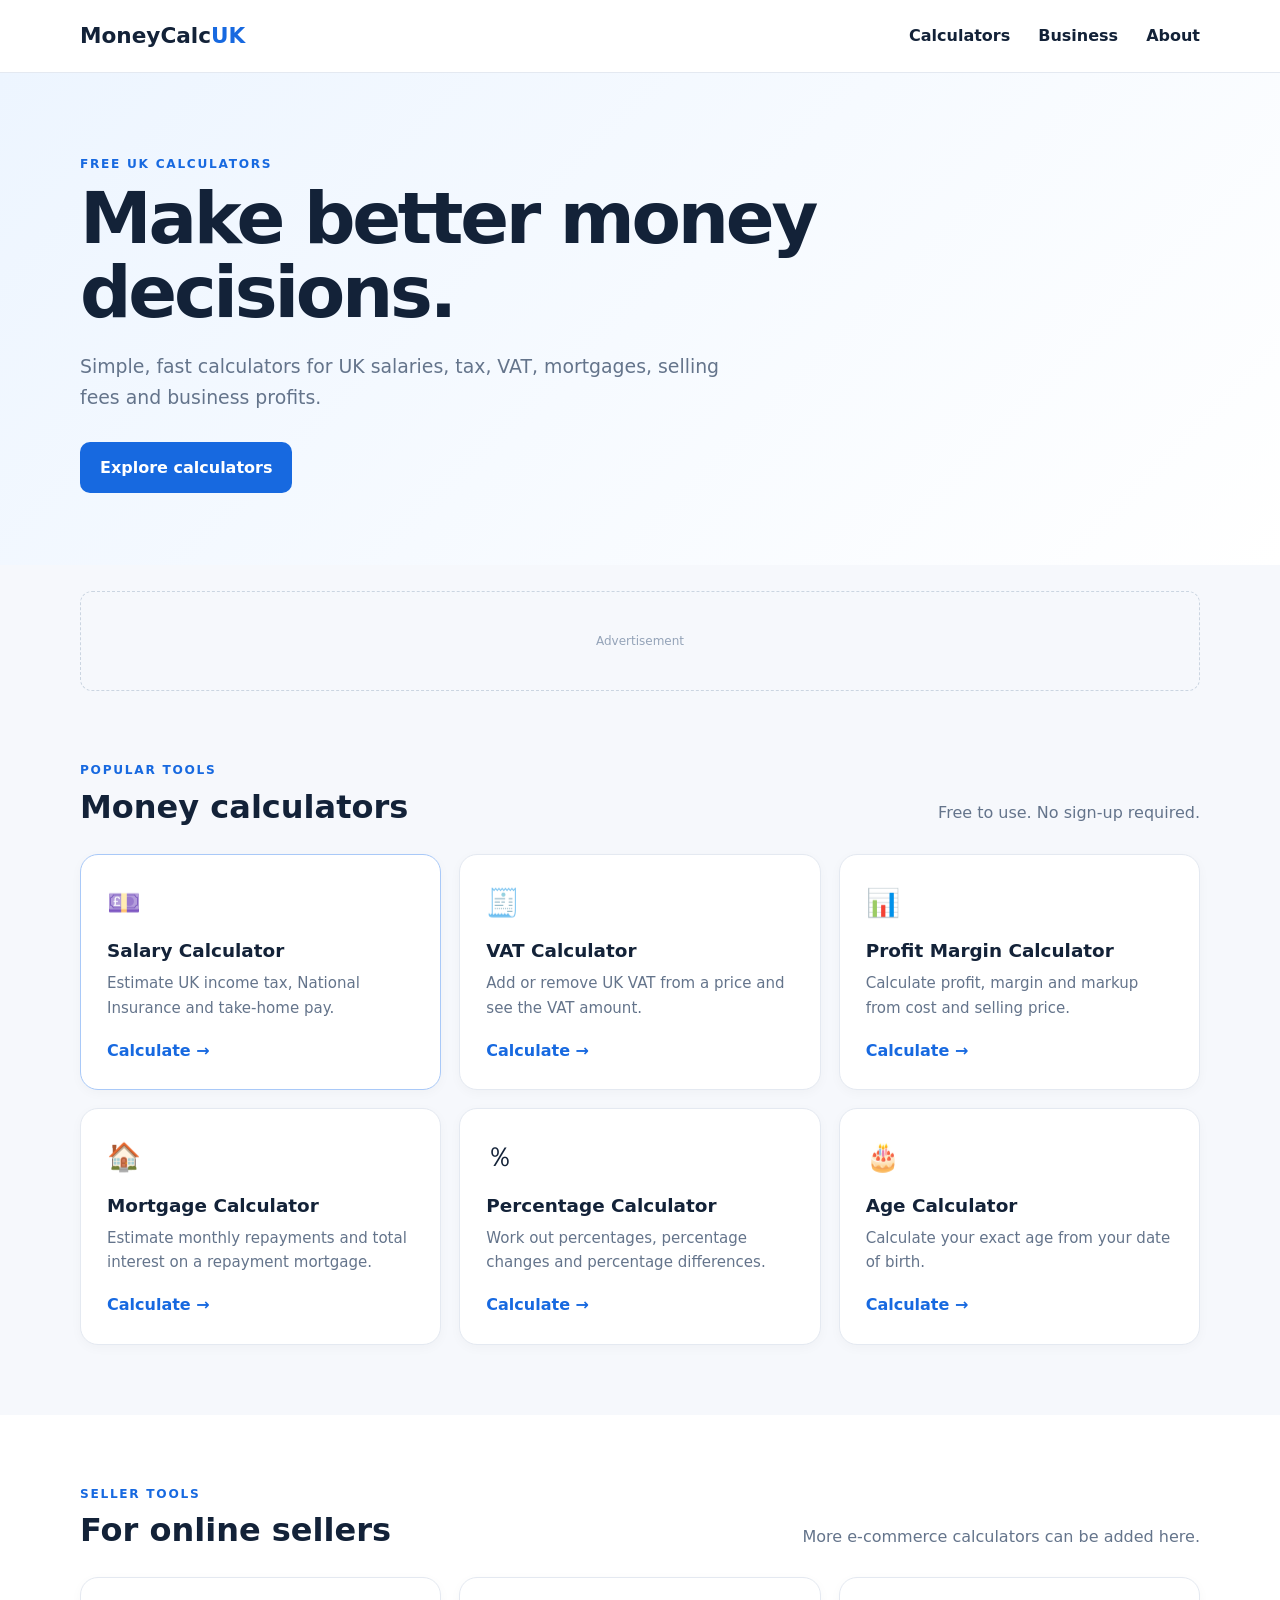
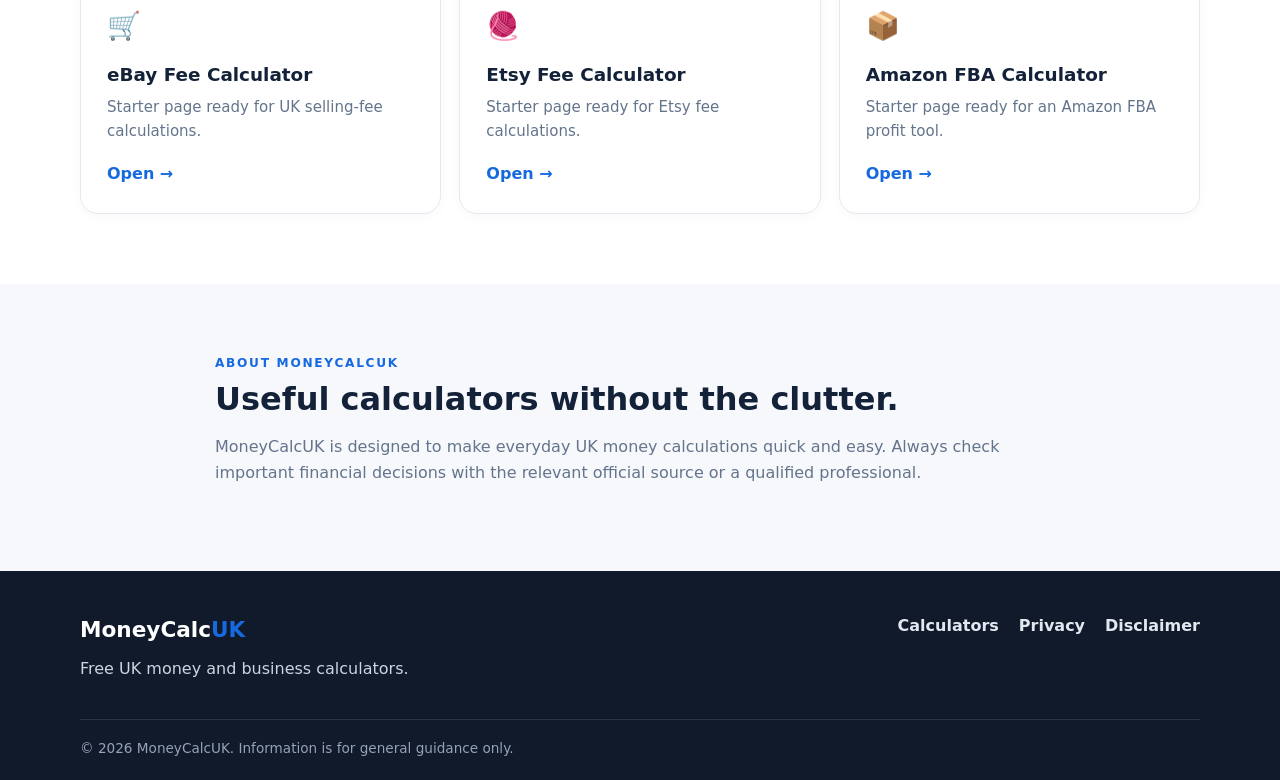
<file: index.html>
<!doctype html>
<html lang="en-GB">
<head>
  <meta charset="utf-8">
  <meta name="viewport" content="width=device-width, initial-scale=1">
  <title>MoneyCalcUK — Free UK Money Calculators</title>
  <meta name="description" content="Free UK calculators for salary, VAT, mortgage, tax, profit margin and online selling fees.">
  <link rel="stylesheet" href="styles.css">
  <script async src="https://pagead2.googlesyndication.com/pagead/js/adsbygoogle.js?client=ca-pub-2310374741315855"
     crossorigin="anonymous"></script>
</head>
<body>
<header class="site-header">
  <div class="container nav">
    <a class="logo" href="index.html">MoneyCalc<span>UK</span></a>
    <nav>
      <a href="#calculators">Calculators</a>
      <a href="#business">Business</a>
      <a href="#about">About</a>
    </nav>
  </div>
</header>

<main>
<section class="hero">
  <div class="container">
    <p class="eyebrow">FREE UK CALCULATORS</p>
    <h1>Make better money decisions.</h1>
    <p class="hero-copy">Simple, fast calculators for UK salaries, tax, VAT, mortgages, selling fees and business profits.</p>
    <a class="button" href="#calculators">Explore calculators</a>
  </div>
</section>

<section class="ad-slot container" aria-label="Advertisement">
  <span>Advertisement</span>
</section>

<section id="calculators" class="section container">
  <div class="section-heading">
    <div>
      <p class="eyebrow">POPULAR TOOLS</p>
      <h2>Money calculators</h2>
    </div>
    <p>Free to use. No sign-up required.</p>
  </div>

  <div class="calculator-grid">
    <a class="card featured" href="salary-calculator.html">
      <span class="icon">💷</span>
      <h3>Salary Calculator</h3>
      <p>Estimate UK income tax, National Insurance and take-home pay.</p>
      <span class="card-link">Calculate →</span>
    </a>
    <a class="card" href="vat-calculator.html">
      <span class="icon">🧾</span>
      <h3>VAT Calculator</h3>
      <p>Add or remove UK VAT from a price and see the VAT amount.</p>
      <span class="card-link">Calculate →</span>
    </a>
    <a class="card" href="profit-margin-calculator.html">
      <span class="icon">📊</span>
      <h3>Profit Margin Calculator</h3>
      <p>Calculate profit, margin and markup from cost and selling price.</p>
      <span class="card-link">Calculate →</span>
    </a>
    <a class="card" href="mortgage-calculator.html">
      <span class="icon">🏠</span>
      <h3>Mortgage Calculator</h3>
      <p>Estimate monthly repayments and total interest on a repayment mortgage.</p>
      <span class="card-link">Calculate →</span>
    </a>
    <a class="card" href="percentage-calculator.html">
      <span class="icon">％</span>
      <h3>Percentage Calculator</h3>
      <p>Work out percentages, percentage changes and percentage differences.</p>
      <span class="card-link">Calculate →</span>
    </a>
    <a class="card" href="age-calculator.html">
      <span class="icon">🎂</span>
      <h3>Age Calculator</h3>
      <p>Calculate your exact age from your date of birth.</p>
      <span class="card-link">Calculate →</span>
    </a>
  </div>
</section>

<section id="business" class="section alt">
  <div class="container">
    <div class="section-heading">
      <div>
        <p class="eyebrow">SELLER TOOLS</p>
        <h2>For online sellers</h2>
      </div>
      <p>More e-commerce calculators can be added here.</p>
    </div>
    <div class="calculator-grid compact">
      <a class="card" href="ebay-fee-calculator.html"><span class="icon">🛒</span><h3>eBay Fee Calculator</h3><p>Starter page ready for UK selling-fee calculations.</p><span class="card-link">Open →</span></a>
      <a class="card" href="etsy-fee-calculator.html"><span class="icon">🧶</span><h3>Etsy Fee Calculator</h3><p>Starter page ready for Etsy fee calculations.</p><span class="card-link">Open →</span></a>
      <a class="card" href="amazon-fba-calculator.html"><span class="icon">📦</span><h3>Amazon FBA Calculator</h3><p>Starter page ready for an Amazon FBA profit tool.</p><span class="card-link">Open →</span></a>
    </div>
  </div>
</section>

<section id="about" class="section container about">
  <p class="eyebrow">ABOUT MONEYCALCUK</p>
  <h2>Useful calculators without the clutter.</h2>
  <p>MoneyCalcUK is designed to make everyday UK money calculations quick and easy. Always check important financial decisions with the relevant official source or a qualified professional.</p>
</section>
</main>

<footer>
  <div class="container footer-grid">
    <div><a class="logo" href="index.html">MoneyCalc<span>UK</span></a><p>Free UK money and business calculators.</p></div>
    <div><a href="#calculators">Calculators</a><a href="privacy.html">Privacy</a><a href="disclaimer.html">Disclaimer</a></div>
  </div>
  <div class="container copyright">© 2026 MoneyCalcUK. Information is for general guidance only.</div>
</footer>
</body>
</html>
</file>
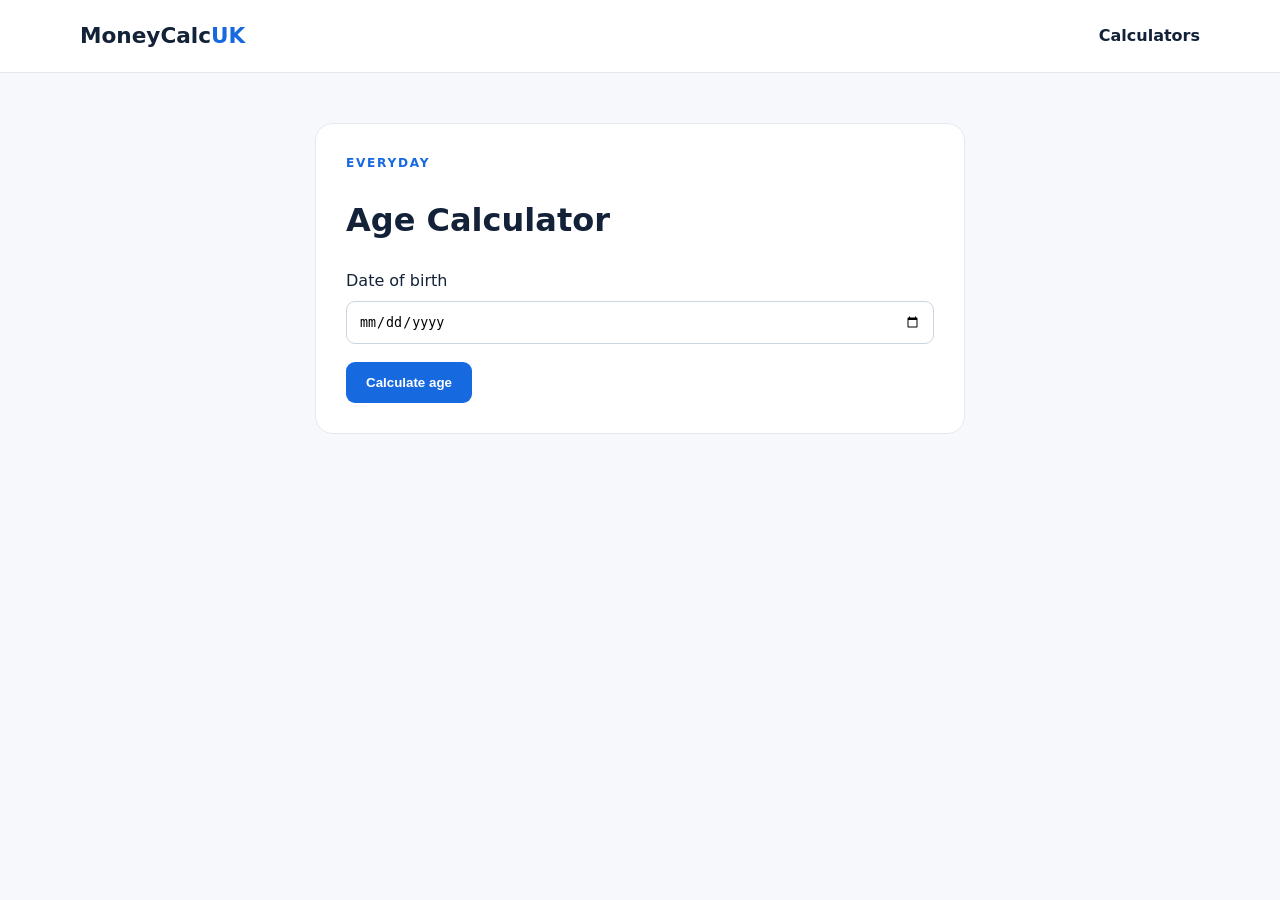
<file: age-calculator.html>
<!doctype html><html lang="en-GB"><head><script async src="https://pagead2.googlesyndication.com/pagead/js/adsbygoogle.js?client=ca-pub-2310374741315855"
     crossorigin="anonymous"></script><meta charset="utf-8"><meta name="viewport" content="width=device-width,initial-scale=1"><title>Age Calculator | MoneyCalcUK</title><meta name="description" content="Calculate your age in years, months and days."><link rel="stylesheet" href="styles.css"><style>.tool{max-width:650px;margin:50px auto;background:#fff;border:1px solid #e4e9f1;border-radius:18px;padding:30px}input{padding:12px;border:1px solid #cbd5e1;border-radius:9px;width:100%;margin:8px 0 18px}.calc{background:#1769e0;color:#fff;border:0;padding:13px 20px;border-radius:9px;font-weight:800}.result{display:none;background:#f1f7ff;padding:20px;border-radius:14px;margin-top:20px}.result.show{display:block}</style></head><body><header class="site-header"><div class="container nav"><a class="logo" href="index.html">MoneyCalc<span>UK</span></a><nav><a href="index.html#calculators">Calculators</a></nav></div></header><main class="container"><div class="tool"><p class="eyebrow">EVERYDAY</p><h1>Age Calculator</h1><label>Date of birth</label><input id="dob" type="date"><button class="calc" onclick="calcAge()">Calculate age</button><div id="result" class="result"></div></div></main><script>function calcAge(){const d=new Date(dob.value+'T00:00:00'),now=new Date();if(isNaN(d)){return}let y=now.getFullYear()-d.getFullYear(),m=now.getMonth()-d.getMonth(),day=now.getDate()-d.getDate();if(day<0){m--;day+=new Date(now.getFullYear(),now.getMonth(),0).getDate()}if(m<0){y--;m+=12}document.getElementById('result').innerHTML=`Age: <strong>${y} years, ${m} months and ${day} days</strong>`;document.getElementById('result').classList.add('show')}document.getElementById('dob').max=new Date().toISOString().split('T')[0]</script></body></html>
</file>
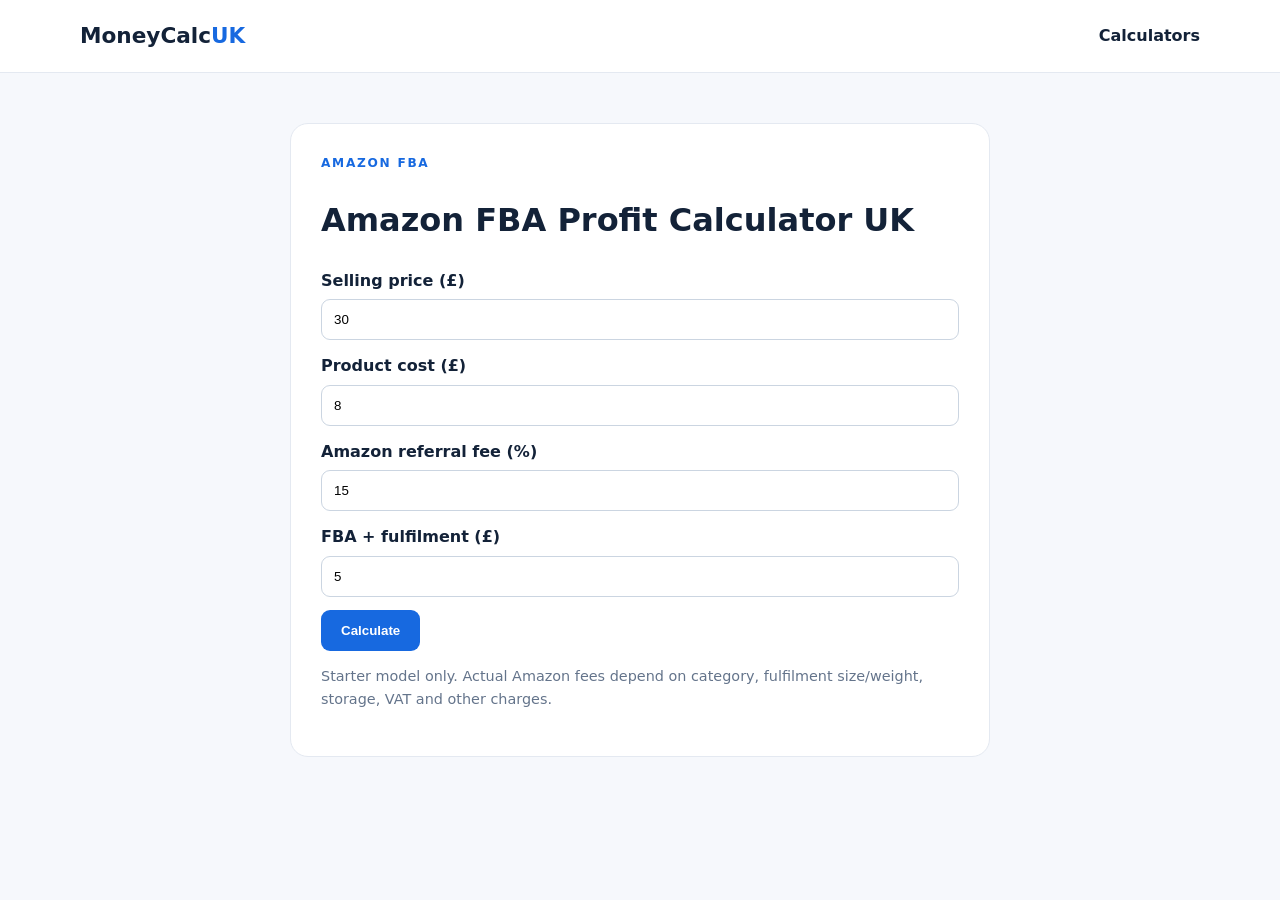
<file: amazon-fba-calculator.html>
<!doctype html><html lang="en-GB"><head><script async src="https://pagead2.googlesyndication.com/pagead/js/adsbygoogle.js?client=ca-pub-2310374741315855"
     crossorigin="anonymous"></script><meta charset="utf-8"><meta name="viewport" content="width=device-width,initial-scale=1"><title>Amazon FBA Calculator UK | MoneyCalcUK</title><meta name="description" content="Starter Amazon FBA profit calculator page for UK sellers."><link rel="stylesheet" href="styles.css"><style>.tool{max-width:700px;margin:50px auto;background:#fff;border:1px solid #e4e9f1;border-radius:18px;padding:30px}label{font-weight:700;display:block;margin:13px 0}input{width:100%;padding:12px;margin-top:6px;border:1px solid #cbd5e1;border-radius:9px}.calc{background:#1769e0;color:#fff;border:0;padding:13px 20px;border-radius:9px;font-weight:800}.result{display:none;background:#f1f7ff;padding:20px;border-radius:14px;margin-top:20px}.result.show{display:block}</style></head><body><header class="site-header"><div class="container nav"><a class="logo" href="index.html">MoneyCalc<span>UK</span></a><nav><a href="index.html#calculators">Calculators</a></nav></div></header><main class="container"><div class="tool"><p class="eyebrow">AMAZON FBA</p><h1>Amazon FBA Profit Calculator UK</h1><label>Selling price (£)<input id="sell" type="number" value="30" min="0"></label><label>Product cost (£)<input id="cost" type="number" value="8" min="0"></label><label>Amazon referral fee (%)<input id="ref" type="number" value="15" min="0" step=".1"></label><label>FBA + fulfilment (£)<input id="fba" type="number" value="5" min="0" step=".01"></label><button class="calc" onclick="calcFBA()">Calculate</button><div id="result" class="result"></div><p style="color:#64748b;font-size:.9rem">Starter model only. Actual Amazon fees depend on category, fulfilment size/weight, storage, VAT and other charges.</p></div></main><script>function calcFBA(){const s=+sell.value||0,c=+cost.value||0,r=+ref.value||0,f=+fba.value||0,rf=s*r/100,p=s-c-rf-f;document.getElementById('result').innerHTML=`Referral fee: <strong>£${rf.toFixed(2)}</strong><br>Estimated profit before other costs: <strong>£${p.toFixed(2)}</strong><br>Margin: <strong>${s?(p/s*100).toFixed(2):'0.00'}%</strong>`;document.getElementById('result').classList.add('show')}</script></body></html>
</file>
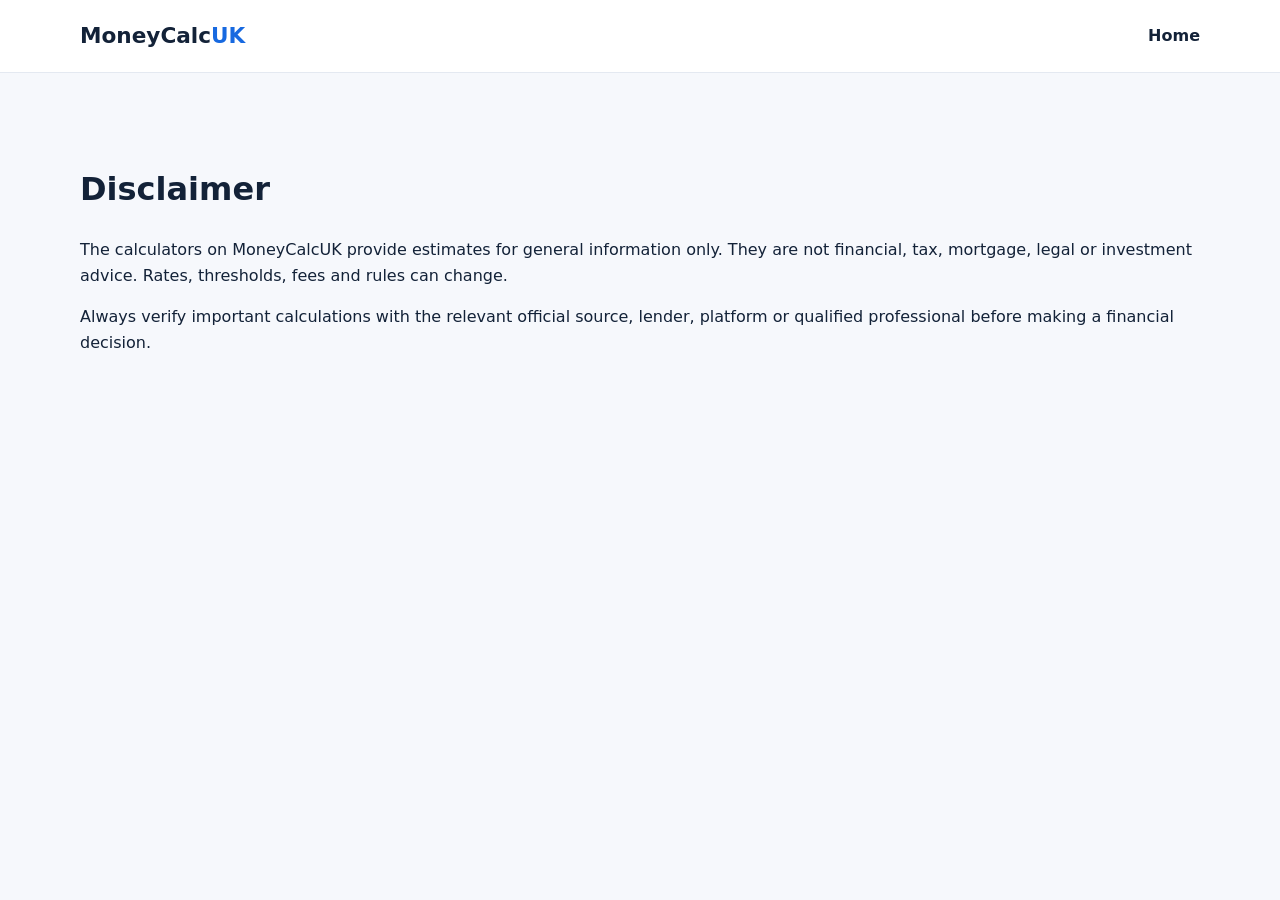
<file: disclaimer.html>
<!doctype html><html lang="en-GB"><head><script async src="https://pagead2.googlesyndication.com/pagead/js/adsbygoogle.js?client=ca-pub-2310374741315855"
     crossorigin="anonymous"></script><meta charset="utf-8"><meta name="viewport" content="width=device-width,initial-scale=1"><title>Disclaimer | MoneyCalcUK</title><link rel="stylesheet" href="styles.css"></head><body><header class="site-header"><div class="container nav"><a class="logo" href="index.html">MoneyCalc<span>UK</span></a><nav><a href="index.html">Home</a></nav></div></header><main class="container section"><h1>Disclaimer</h1><p>The calculators on MoneyCalcUK provide estimates for general information only. They are not financial, tax, mortgage, legal or investment advice. Rates, thresholds, fees and rules can change.</p><p>Always verify important calculations with the relevant official source, lender, platform or qualified professional before making a financial decision.</p></main></body></html>
</file>
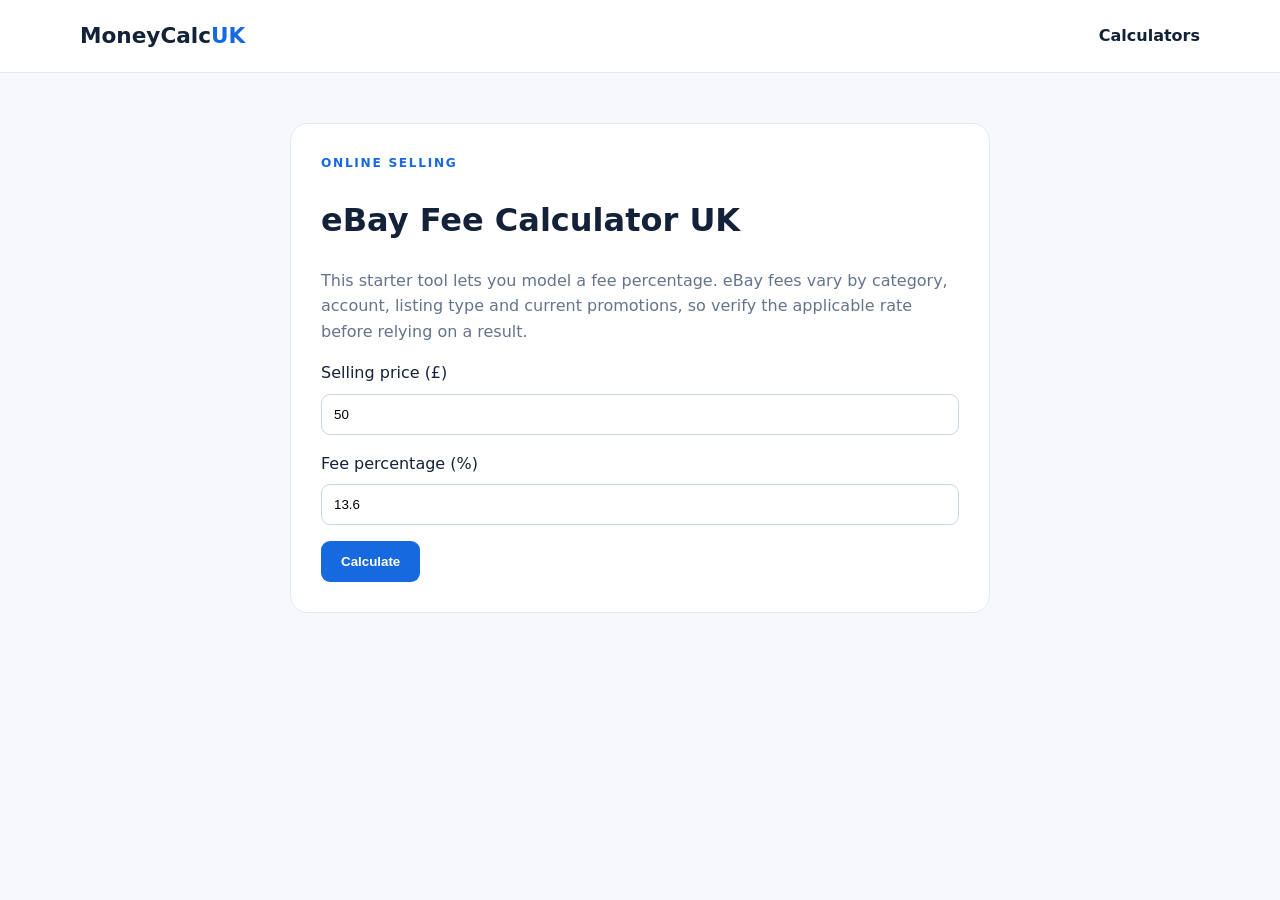
<file: ebay-fee-calculator.html>
<!doctype html><html lang="en-GB"><head><script async src="https://pagead2.googlesyndication.com/pagead/js/adsbygoogle.js?client=ca-pub-2310374741315855"
     crossorigin="anonymous"></script><meta charset="utf-8"><meta name="viewport" content="width=device-width,initial-scale=1"><title>eBay Fee Calculator UK | MoneyCalcUK</title><meta name="description" content="Starter eBay seller fee calculator page for UK sellers."><link rel="stylesheet" href="styles.css"><style>.tool{max-width:700px;margin:50px auto;background:#fff;border:1px solid #e4e9f1;border-radius:18px;padding:30px}input{width:100%;padding:12px;margin:8px 0 16px;border:1px solid #cbd5e1;border-radius:9px}.calc{background:#1769e0;color:#fff;border:0;padding:13px 20px;border-radius:9px;font-weight:800}.result{display:none;background:#f1f7ff;padding:20px;border-radius:14px;margin-top:20px}.result.show{display:block}</style></head><body><header class="site-header"><div class="container nav"><a class="logo" href="index.html">MoneyCalc<span>UK</span></a><nav><a href="index.html#calculators">Calculators</a></nav></div></header><main class="container"><div class="tool"><p class="eyebrow">ONLINE SELLING</p><h1>eBay Fee Calculator UK</h1><p style="color:#64748b">This starter tool lets you model a fee percentage. eBay fees vary by category, account, listing type and current promotions, so verify the applicable rate before relying on a result.</p><label>Selling price (£)<input id="price" type="number" value="50" min="0"></label><label>Fee percentage (%)<input id="fee" type="number" value="13.6" min="0" step=".1"></label><button class="calc" onclick="calcFee()">Calculate</button><div id="result" class="result"></div></div></main><script>function calcFee(){const p=Number(price.value)||0,f=Number(fee.value)||0,feeAmt=p*f/100;document.getElementById('result').innerHTML=`Estimated fee: <strong>£${feeAmt.toFixed(2)}</strong><br>Amount left before postage, VAT and other costs: <strong>£${(p-feeAmt).toFixed(2)}</strong>`;document.getElementById('result').classList.add('show')}</script></body></html>
</file>
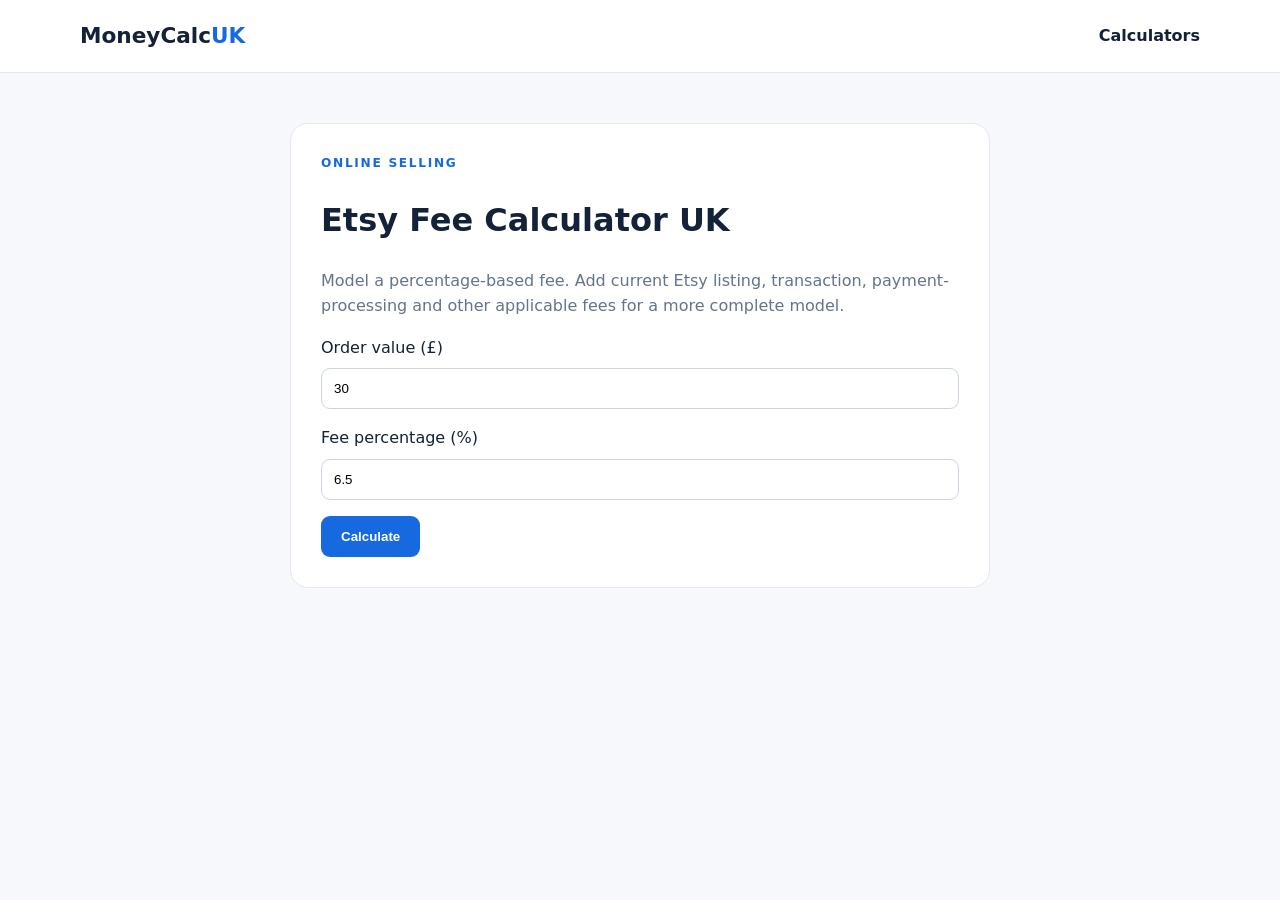
<file: etsy-fee-calculator.html>
<!doctype html><html lang="en-GB"><head><script async src="https://pagead2.googlesyndication.com/pagead/js/adsbygoogle.js?client=ca-pub-2310374741315855"
     crossorigin="anonymous"></script><meta charset="utf-8"><meta name="viewport" content="width=device-width,initial-scale=1"><title>Etsy Fee Calculator UK | MoneyCalcUK</title><meta name="description" content="Starter Etsy seller fee calculator page for UK sellers."><link rel="stylesheet" href="styles.css"><style>.tool{max-width:700px;margin:50px auto;background:#fff;border:1px solid #e4e9f1;border-radius:18px;padding:30px}input{width:100%;padding:12px;margin:8px 0 16px;border:1px solid #cbd5e1;border-radius:9px}.calc{background:#1769e0;color:#fff;border:0;padding:13px 20px;border-radius:9px;font-weight:800}.result{display:none;background:#f1f7ff;padding:20px;border-radius:14px;margin-top:20px}.result.show{display:block}</style></head><body><header class="site-header"><div class="container nav"><a class="logo" href="index.html">MoneyCalc<span>UK</span></a><nav><a href="index.html#calculators">Calculators</a></nav></div></header><main class="container"><div class="tool"><p class="eyebrow">ONLINE SELLING</p><h1>Etsy Fee Calculator UK</h1><p style="color:#64748b">Model a percentage-based fee. Add current Etsy listing, transaction, payment-processing and other applicable fees for a more complete model.</p><label>Order value (£)<input id="price" type="number" value="30" min="0"></label><label>Fee percentage (%)<input id="fee" type="number" value="6.5" min="0" step=".1"></label><button class="calc" onclick="calcFee()">Calculate</button><div id="result" class="result"></div></div></main><script>function calcFee(){const p=Number(price.value)||0,f=Number(fee.value)||0,x=p*f/100;document.getElementById('result').innerHTML=`Estimated fee: <strong>£${x.toFixed(2)}</strong><br>Amount left before other costs: <strong>£${(p-x).toFixed(2)}</strong>`;document.getElementById('result').classList.add('show')}</script></body></html>
</file>
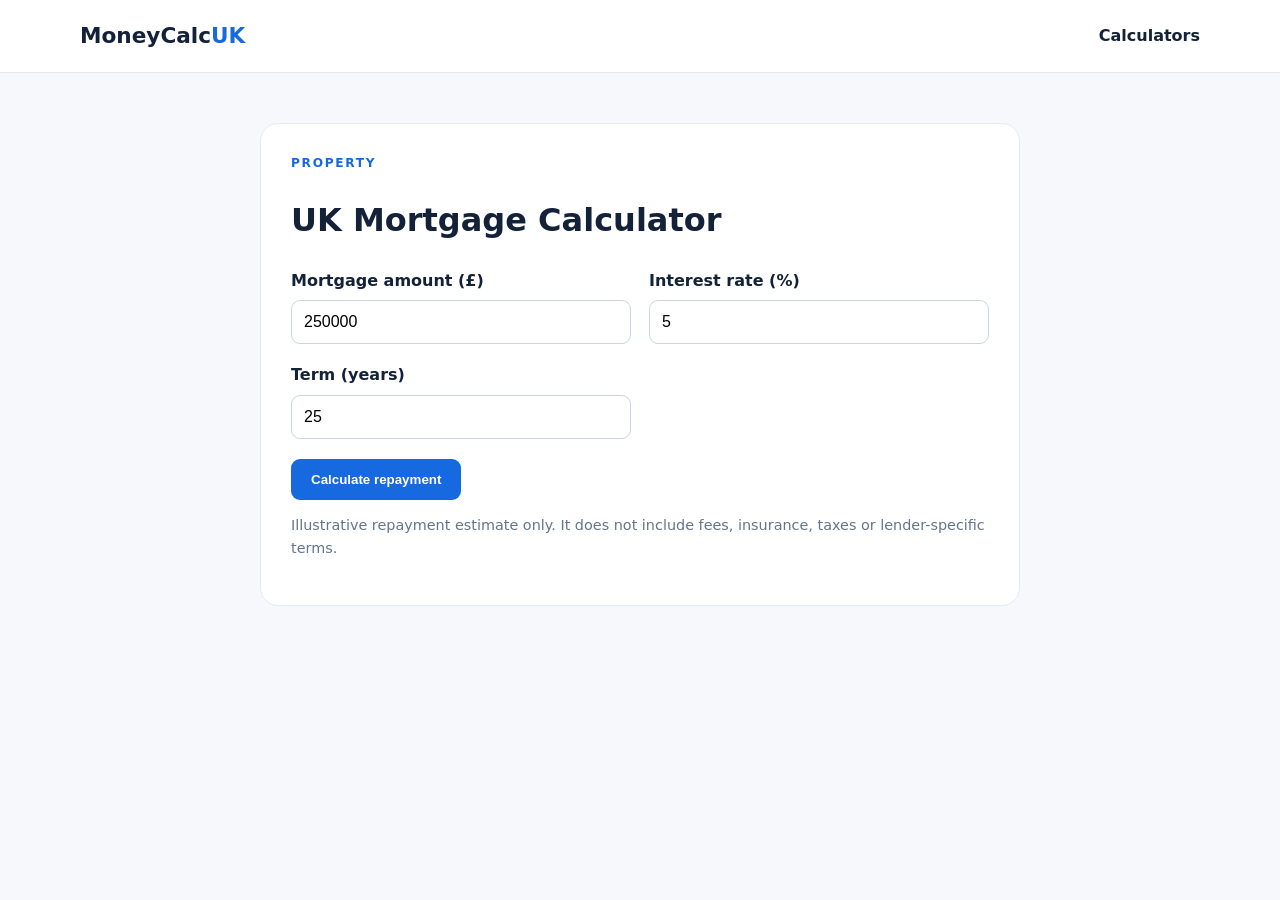
<file: mortgage-calculator.html>
<!doctype html><html lang="en-GB"><head><script async src="https://pagead2.googlesyndication.com/pagead/js/adsbygoogle.js?client=ca-pub-2310374741315855"
     crossorigin="anonymous"></script><meta charset="utf-8"><meta name="viewport" content="width=device-width,initial-scale=1"><title>UK Mortgage Calculator | MoneyCalcUK</title><meta name="description" content="Free UK mortgage repayment calculator. Estimate monthly payments and total interest."><link rel="stylesheet" href="styles.css"><style>.tool{max-width:760px;margin:50px auto;background:#fff;border:1px solid #e4e9f1;border-radius:18px;padding:30px}.form-grid{display:grid;grid-template-columns:1fr 1fr;gap:18px}label{font-weight:700}input{width:100%;padding:12px;margin-top:7px;border:1px solid #cbd5e1;border-radius:9px;font-size:1rem}.calc{margin-top:20px;background:#1769e0;color:white;border:0;padding:13px 20px;border-radius:9px;font-weight:800}.result{display:none;background:#f1f7ff;border-radius:14px;padding:20px;margin-top:20px}.result.show{display:block}@media(max-width:600px){.form-grid{grid-template-columns:1fr}}</style></head><body><header class="site-header"><div class="container nav"><a class="logo" href="index.html">MoneyCalc<span>UK</span></a><nav><a href="index.html#calculators">Calculators</a></nav></div></header><main class="container"><div class="tool"><p class="eyebrow">PROPERTY</p><h1>UK Mortgage Calculator</h1><div class="form-grid"><label>Mortgage amount (£)<input id="loan" type="number" value="250000" min="0"></label><label>Interest rate (%)<input id="rate" type="number" value="5" min="0" step=".01"></label><label>Term (years)<input id="years" type="number" value="25" min="1" max="50"></label></div><button class="calc" onclick="calcMortgage()">Calculate repayment</button><div id="result" class="result"></div><p style="color:#64748b;font-size:.9rem">Illustrative repayment estimate only. It does not include fees, insurance, taxes or lender-specific terms.</p></div></main><script src="calculator.js"></script><script>function calcMortgage(){const L=Math.max(0,Number(loan.value)||0),annual=Math.max(0,Number(rate.value)||0)/100,n=Math.max(1,Number(years.value)||1)*12,r=annual/12;let m=r?L*r*Math.pow(1+r,n)/(Math.pow(1+r,n)-1):L/n,total=m*n;setResult('result',`Monthly repayment: <strong>${money(m)}</strong><br>Total repayments: <strong>${money(total)}</strong><br>Total interest: <strong>${money(total-L)}</strong>`)}</script></body></html>
</file>
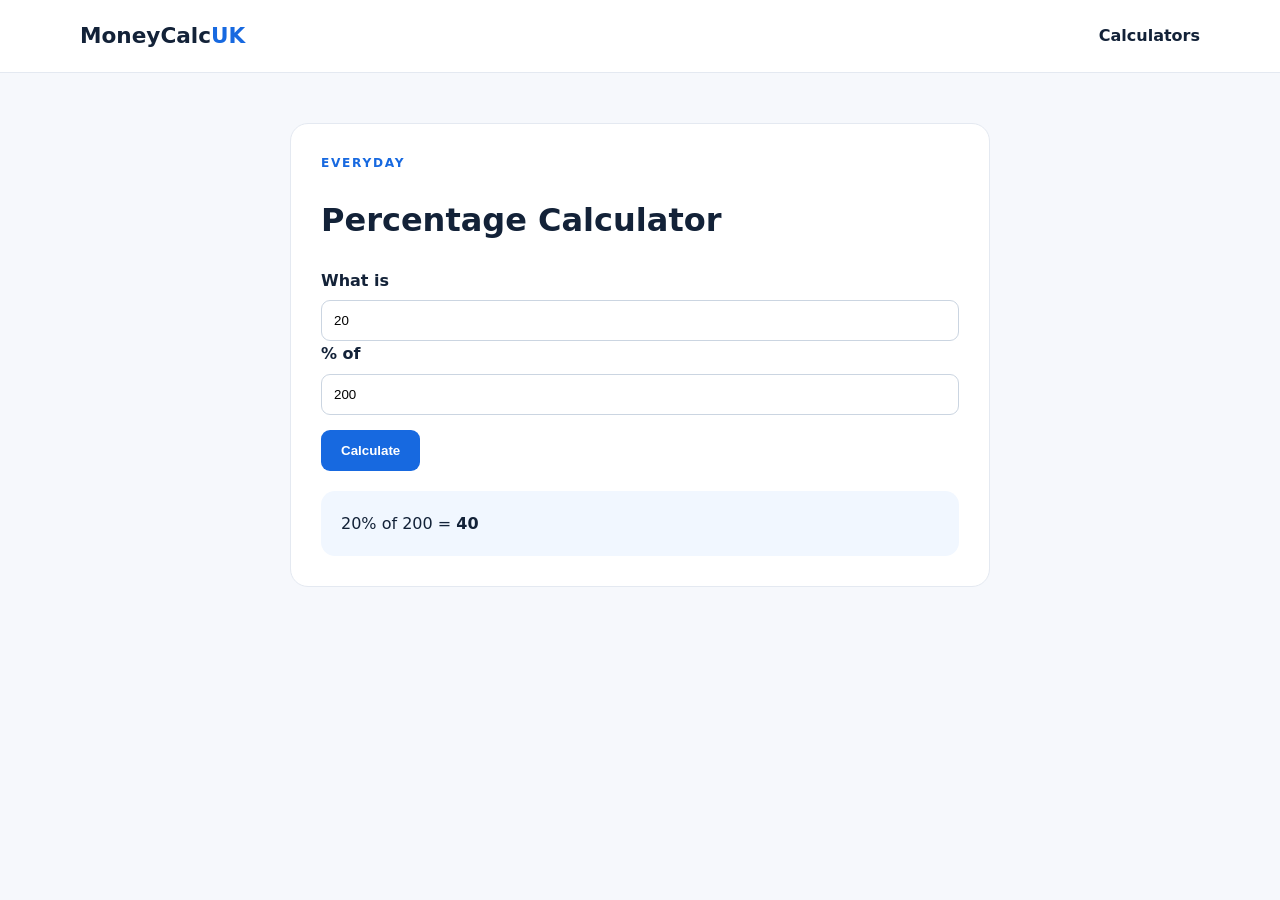
<file: percentage-calculator.html>
<!doctype html><html lang="en-GB"><head><script async src="https://pagead2.googlesyndication.com/pagead/js/adsbygoogle.js?client=ca-pub-2310374741315855"
     crossorigin="anonymous"></script><meta charset="utf-8"><meta name="viewport" content="width=device-width,initial-scale=1"><title>Percentage Calculator | MoneyCalcUK</title><meta name="description" content="Free percentage calculator for common percentage calculations."><link rel="stylesheet" href="styles.css"><style>.tool{max-width:700px;margin:50px auto;background:#fff;border:1px solid #e4e9f1;border-radius:18px;padding:30px}label{font-weight:700;display:block;margin:15px 0}input{width:100%;padding:12px;margin-top:7px;border:1px solid #cbd5e1;border-radius:9px}.calc{background:#1769e0;color:#fff;border:0;padding:13px 20px;border-radius:9px;font-weight:800}.result{display:none;background:#f1f7ff;padding:20px;border-radius:14px;margin-top:20px}.result.show{display:block}</style></head><body><header class="site-header"><div class="container nav"><a class="logo" href="index.html">MoneyCalc<span>UK</span></a><nav><a href="index.html#calculators">Calculators</a></nav></div></header><main class="container"><div class="tool"><p class="eyebrow">EVERYDAY</p><h1>Percentage Calculator</h1><label>What is <input id="pct" type="number" value="20"> % of <input id="num" type="number" value="200"></label><button class="calc" onclick="calcPct()">Calculate</button><div id="result" class="result"></div></div></main><script>function calcPct(){const p=Number(pct.value)||0,n=Number(num.value)||0;document.getElementById('result').innerHTML=`${p}% of ${n} = <strong>${(p*n/100).toLocaleString('en-GB')}</strong>`;document.getElementById('result').classList.add('show')}calcPct()</script></body></html>
</file>
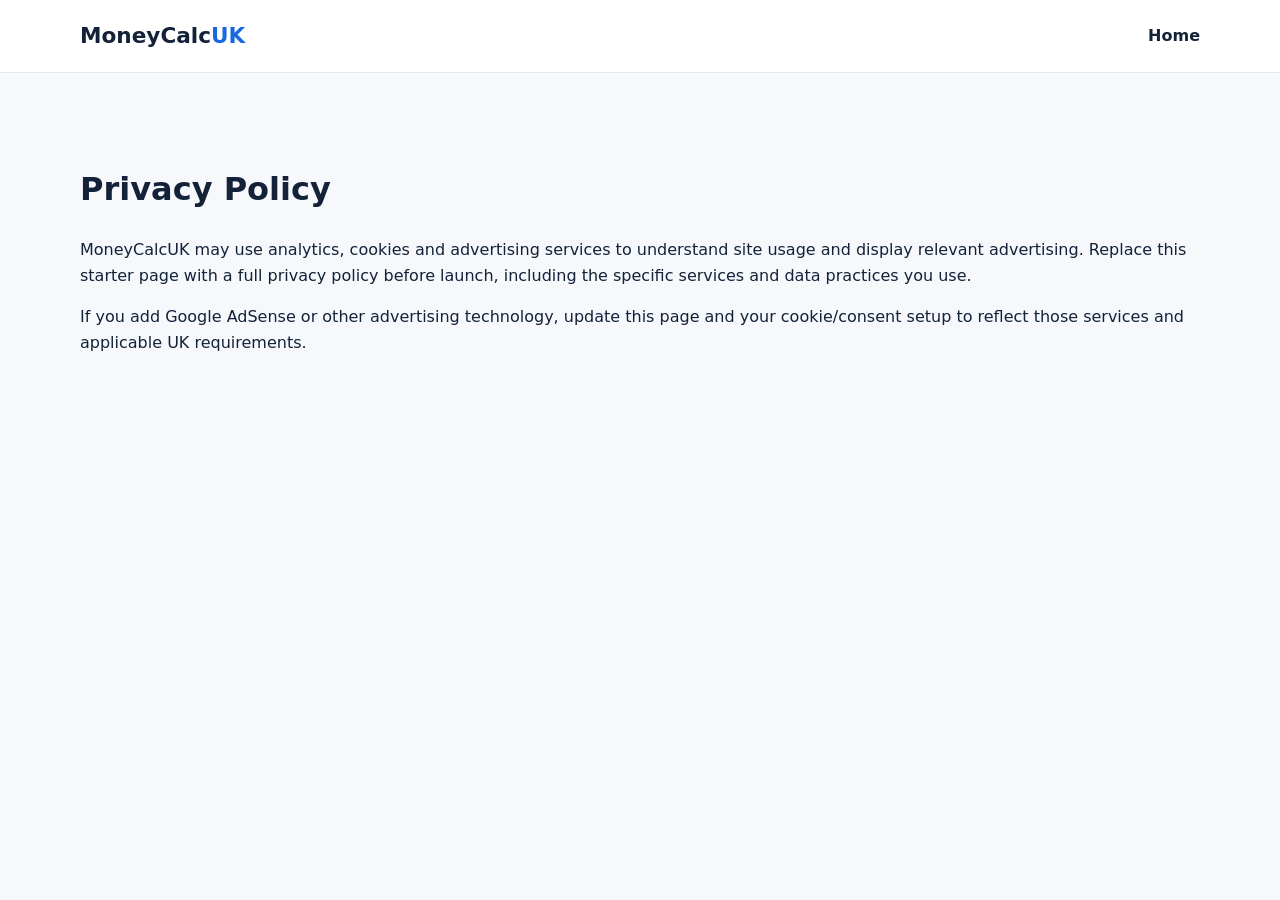
<file: privacy.html>
<!doctype html><html lang="en-GB"><head><script async src="https://pagead2.googlesyndication.com/pagead/js/adsbygoogle.js?client=ca-pub-2310374741315855"
     crossorigin="anonymous"></script><meta charset="utf-8"><meta name="viewport" content="width=device-width,initial-scale=1"><title>Privacy Policy | MoneyCalcUK</title><link rel="stylesheet" href="styles.css"></head><body><header class="site-header"><div class="container nav"><a class="logo" href="index.html">MoneyCalc<span>UK</span></a><nav><a href="index.html">Home</a></nav></div></header><main class="container section"><h1>Privacy Policy</h1><p>MoneyCalcUK may use analytics, cookies and advertising services to understand site usage and display relevant advertising. Replace this starter page with a full privacy policy before launch, including the specific services and data practices you use.</p><p>If you add Google AdSense or other advertising technology, update this page and your cookie/consent setup to reflect those services and applicable UK requirements.</p></main></body></html>
</file>
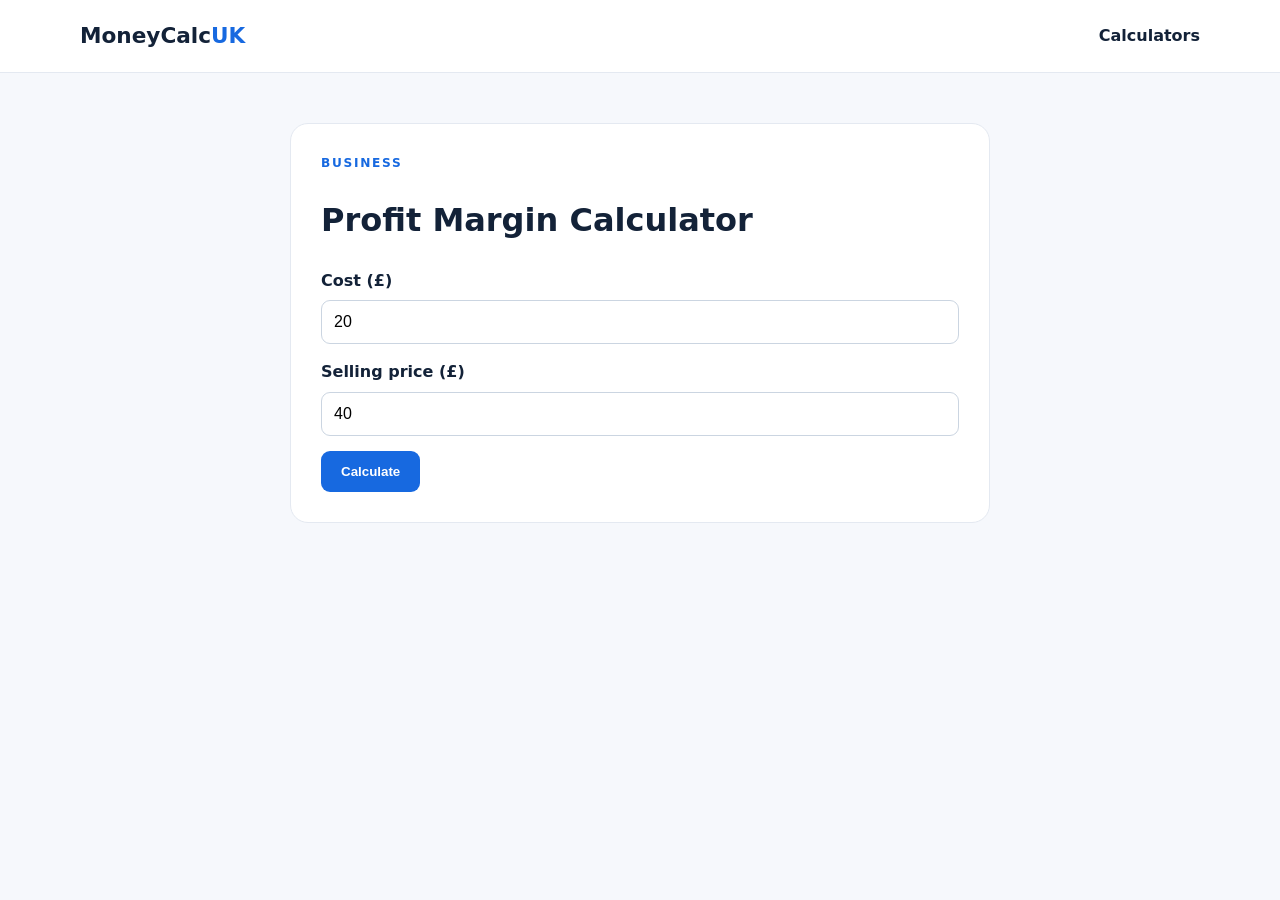
<file: profit-margin-calculator.html>
<!doctype html><html lang="en-GB"><head><script async src="https://pagead2.googlesyndication.com/pagead/js/adsbygoogle.js?client=ca-pub-2310374741315855"
     crossorigin="anonymous"></script><meta charset="utf-8"><meta name="viewport" content="width=device-width,initial-scale=1"><title>Profit Margin Calculator | MoneyCalcUK</title><meta name="description" content="Calculate profit, profit margin and markup from your costs and selling price."><link rel="stylesheet" href="styles.css"><style>.tool{max-width:700px;margin:50px auto;background:#fff;border:1px solid #e4e9f1;border-radius:18px;padding:30px}label{font-weight:700;display:block;margin:15px 0}input{width:100%;padding:12px;margin-top:7px;border:1px solid #cbd5e1;border-radius:9px;font-size:1rem}.calc{background:#1769e0;color:white;border:0;padding:13px 20px;border-radius:9px;font-weight:800}.result{display:none;background:#f1f7ff;border-radius:14px;padding:20px;margin-top:20px}.result.show{display:block}</style></head><body><header class="site-header"><div class="container nav"><a class="logo" href="index.html">MoneyCalc<span>UK</span></a><nav><a href="index.html#calculators">Calculators</a></nav></div></header><main class="container"><div class="tool"><p class="eyebrow">BUSINESS</p><h1>Profit Margin Calculator</h1><label>Cost (£)<input id="cost" type="number" value="20" min="0" step=".01"></label><label>Selling price (£)<input id="sell" type="number" value="40" min="0" step=".01"></label><button class="calc" onclick="calcProfit()">Calculate</button><div id="result" class="result"></div></div></main><script src="calculator.js"></script><script>function calcProfit(){const c=Math.max(0,Number(cost.value)||0),s=Math.max(0,Number(sell.value)||0),p=s-c,margin=s?p/s*100:0,markup=c?p/c*100:0;setResult('result',`Profit: <strong>${money(p)}</strong><br>Profit margin: <strong>${margin.toFixed(2)}%</strong><br>Markup: <strong>${markup.toFixed(2)}%</strong>`)}</script></body></html>
</file>
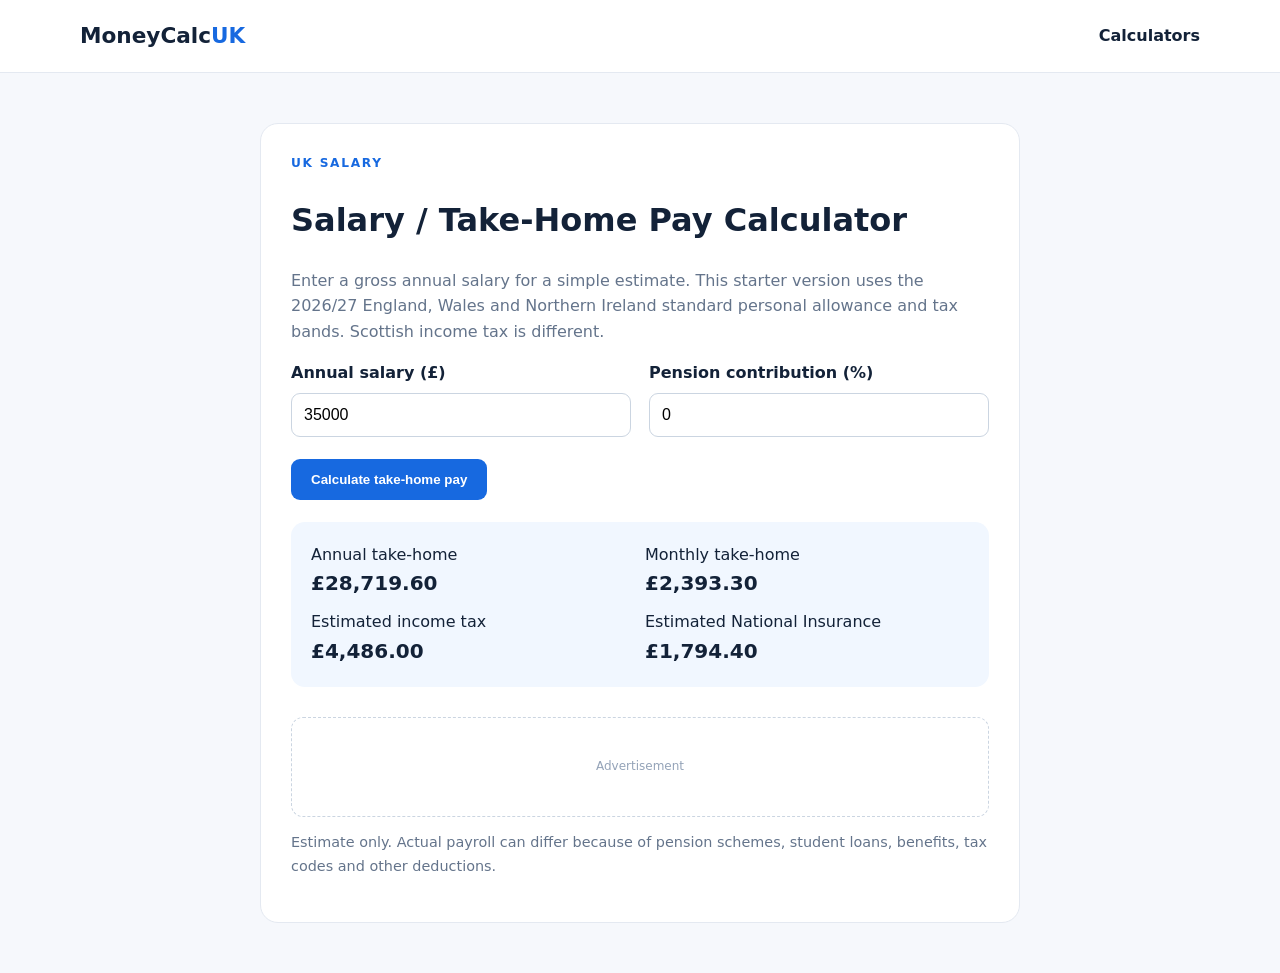
<file: salary-calculator.html>
<!doctype html><html lang="en-GB"><head><script async src="https://pagead2.googlesyndication.com/pagead/js/adsbygoogle.js?client=ca-pub-2310374741315855"
     crossorigin="anonymous"></script><meta charset="utf-8"><meta name="viewport" content="width=device-width,initial-scale=1"><title>UK Salary Calculator 2026 | MoneyCalcUK</title><meta name="description" content="Free UK salary and take-home pay calculator. Estimate income tax, National Insurance and annual or monthly take-home pay."><link rel="stylesheet" href="styles.css"><style>.tool{max-width:760px;margin:50px auto;background:#fff;border:1px solid #e4e9f1;border-radius:18px;padding:30px}.form-grid{display:grid;grid-template-columns:1fr 1fr;gap:18px}label{font-weight:700}input{width:100%;padding:12px;margin-top:7px;border:1px solid #cbd5e1;border-radius:9px;font-size:1rem}.calc{margin-top:22px;background:#1769e0;color:white;border:0;padding:13px 20px;border-radius:9px;font-weight:800;cursor:pointer}.result{display:none;background:#f1f7ff;border-radius:14px;padding:20px;margin-top:22px}.result.show{display:block}.result-grid{display:grid;grid-template-columns:1fr 1fr;gap:10px}.result strong{font-size:1.25rem}@media(max-width:600px){.form-grid,.result-grid{grid-template-columns:1fr}}</style></head><body><header class="site-header"><div class="container nav"><a class="logo" href="index.html">MoneyCalc<span>UK</span></a><nav><a href="index.html#calculators">Calculators</a></nav></div></header><main class="container"><div class="tool"><p class="eyebrow">UK SALARY</p><h1>Salary / Take-Home Pay Calculator</h1><p style="color:#64748b">Enter a gross annual salary for a simple estimate. This starter version uses the 2026/27 England, Wales and Northern Ireland standard personal allowance and tax bands. Scottish income tax is different.</p><div class="form-grid"><label>Annual salary (£)<input id="salary" type="number" value="35000" min="0"></label><label>Pension contribution (%)<input id="pension" type="number" value="0" min="0" max="100" step=".1"></label></div><button class="calc" onclick="calculateSalary()">Calculate take-home pay</button><div id="result" class="result"></div><div class="ad-slot" style="margin-top:30px"><span>Advertisement</span></div><p style="color:#64748b;font-size:.9rem">Estimate only. Actual payroll can differ because of pension schemes, student loans, benefits, tax codes and other deductions.</p></div></main><script src="calculator.js"></script><script>function calculateSalary(){const s=Math.max(0,Number(document.getElementById('salary').value)||0),p=Math.min(100,Math.max(0,Number(document.getElementById('pension').value)||0)),pen=s*p/100,taxable=Math.max(0,s-12570-pen);let tax=0;if(taxable>0){tax+=Math.min(taxable,37700)*.20;tax+=Math.max(0,taxable-37700)*.40}let ni=0;if(s>12570){ni=Math.min(s-12570,37700)*.08+Math.max(0,s-50270)*.02}const net=s-tax-ni-pen;setResult('result',`<div class="result-grid"><div>Annual take-home<br><strong>${money(net)}</strong></div><div>Monthly take-home<br><strong>${money(net/12)}</strong></div><div>Estimated income tax<br><strong>${money(tax)}</strong></div><div>Estimated National Insurance<br><strong>${money(ni)}</strong></div></div>`)}calculateSalary()</script></body></html>
</file>
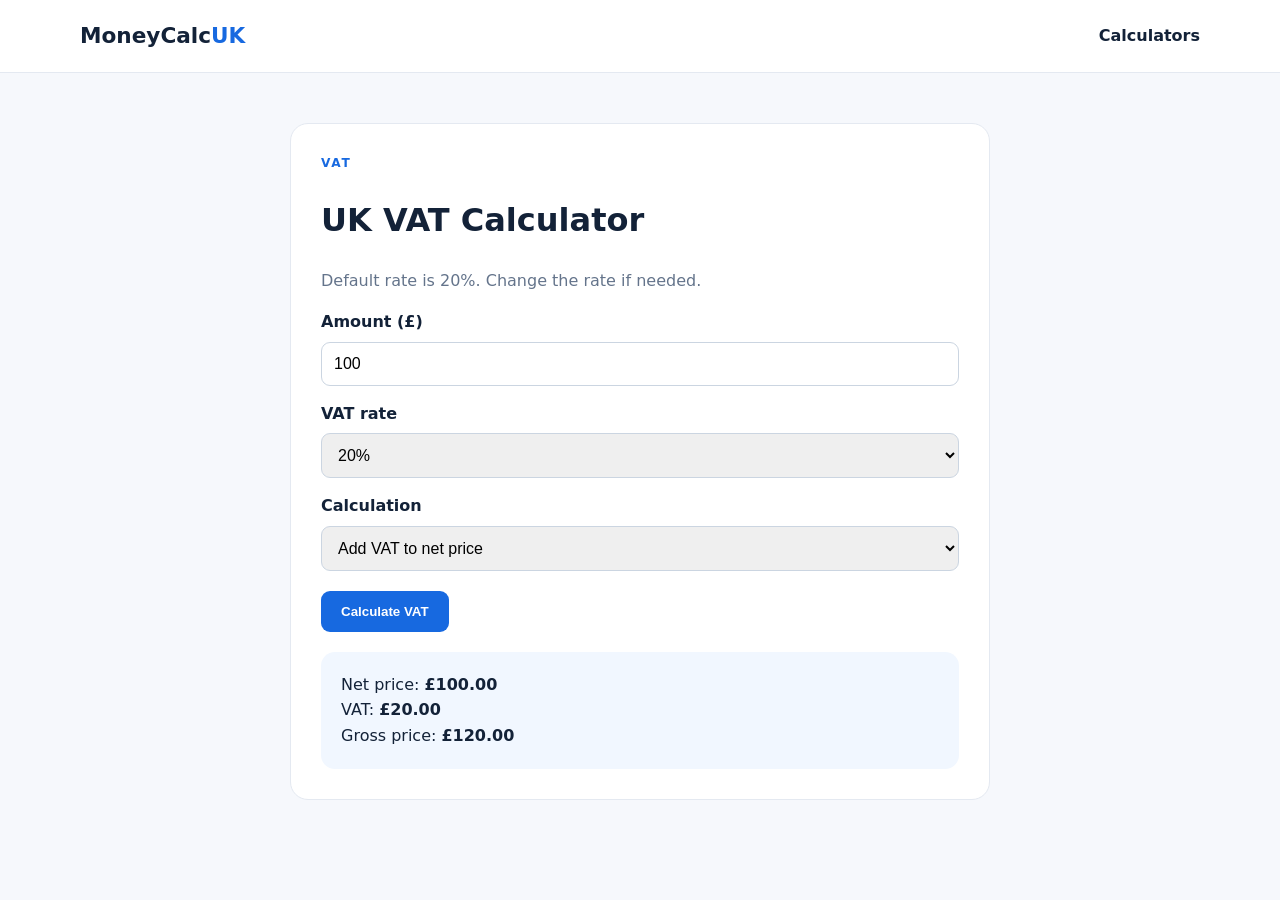
<file: vat-calculator.html>
<!doctype html><html lang="en-GB"><head><script async src="https://pagead2.googlesyndication.com/pagead/js/adsbygoogle.js?client=ca-pub-2310374741315855"
     crossorigin="anonymous"></script><meta charset="utf-8"><meta name="viewport" content="width=device-width,initial-scale=1"><title>UK VAT Calculator | MoneyCalcUK</title><meta name="description" content="Free UK VAT calculator. Add or remove VAT from a price."><link rel="stylesheet" href="styles.css"><style>.tool{max-width:700px;margin:50px auto;background:#fff;border:1px solid #e4e9f1;border-radius:18px;padding:30px}label{font-weight:700}input,select{width:100%;padding:12px;margin-top:7px;border:1px solid #cbd5e1;border-radius:9px;font-size:1rem}.calc{margin-top:20px;background:#1769e0;color:#fff;border:0;padding:13px 20px;border-radius:9px;font-weight:800}.result{display:none;background:#f1f7ff;border-radius:14px;padding:20px;margin-top:20px}.result.show{display:block}</style></head><body><header class="site-header"><div class="container nav"><a class="logo" href="index.html">MoneyCalc<span>UK</span></a><nav><a href="index.html#calculators">Calculators</a></nav></div></header><main class="container"><div class="tool"><p class="eyebrow">VAT</p><h1>UK VAT Calculator</h1><p style="color:#64748b">Default rate is 20%. Change the rate if needed.</p><label>Amount (£)<input id="amount" type="number" value="100" min="0" step=".01"></label><label style="display:block;margin-top:15px">VAT rate<select id="rate"><option value="20">20%</option><option value="5">5%</option><option value="0">0%</option></select></label><label style="display:block;margin-top:15px">Calculation<select id="mode"><option value="add">Add VAT to net price</option><option value="remove">Remove VAT from gross price</option></select></label><button class="calc" onclick="calcVAT()">Calculate VAT</button><div id="result" class="result"></div></div></main><script src="calculator.js"></script><script>function calcVAT(){const a=Math.max(0,Number(document.getElementById('amount').value)||0),r=Number(document.getElementById('rate').value)/100,mode=document.getElementById('mode').value;if(mode==='add'){const v=a*r;setResult('result',`Net price: <strong>${money(a)}</strong><br>VAT: <strong>${money(v)}</strong><br>Gross price: <strong>${money(a+v)}</strong>`)}else{const net=a/(1+r),v=a-net;setResult('result',`Net price: <strong>${money(net)}</strong><br>VAT included: <strong>${money(v)}</strong><br>Gross price: <strong>${money(a)}</strong>`)}}calcVAT()</script></body></html>
</file>
<file: styles.css>
:root{--ink:#132238;--muted:#64748b;--brand:#1769e0;--brand2:#0d4db3;--bg:#f6f8fc;--white:#fff;--line:#e4e9f1;--radius:18px}*{box-sizing:border-box}html{scroll-behavior:smooth}body{margin:0;font-family:Inter,ui-sans-serif,system-ui,-apple-system,BlinkMacSystemFont,"Segoe UI",sans-serif;color:var(--ink);background:var(--bg);line-height:1.6}.container{width:min(1120px,92%);margin:auto}.site-header{background:#fff;border-bottom:1px solid var(--line);position:sticky;top:0;z-index:10}.nav{height:72px;display:flex;align-items:center;justify-content:space-between}.logo{font-size:1.35rem;font-weight:800;color:var(--ink);text-decoration:none}.logo span{color:var(--brand)}nav{display:flex;gap:28px}nav a,footer a{color:var(--ink);text-decoration:none;font-weight:600}.hero{background:linear-gradient(135deg,#edf5ff,#fff);padding:82px 0 72px}.eyebrow{font-size:.76rem;letter-spacing:.14em;font-weight:800;color:var(--brand);margin:0 0 8px}.hero h1{font-size:clamp(2.4rem,6vw,4.5rem);line-height:1.02;max-width:760px;margin:0 0 22px;letter-spacing:-.045em}.hero-copy{font-size:1.18rem;color:var(--muted);max-width:680px;margin-bottom:30px}.button{display:inline-block;background:var(--brand);color:#fff;text-decoration:none;padding:13px 20px;border-radius:10px;font-weight:750}.button:hover{background:var(--brand2)}.ad-slot{height:100px;border:1px dashed #cbd5e1;border-radius:12px;margin-top:26px;display:flex;align-items:center;justify-content:center;color:#94a3b8;font-size:.75rem}.section{padding:70px 0}.alt{background:#fff}.section-heading{display:flex;justify-content:space-between;gap:30px;align-items:end;margin-bottom:28px}.section-heading h2,.about h2{font-size:2rem;line-height:1.15;margin:0}.section-heading>p{color:var(--muted);margin:0}.calculator-grid{display:grid;grid-template-columns:repeat(3,1fr);gap:18px}.calculator-grid.compact{grid-template-columns:repeat(3,1fr)}.card{background:#fff;border:1px solid var(--line);border-radius:var(--radius);padding:26px;text-decoration:none;color:var(--ink);transition:.18s;box-shadow:0 3px 12px rgba(15,23,42,.03)}.card:hover{transform:translateY(-3px);border-color:#b8cdf0;box-shadow:0 12px 28px rgba(15,23,42,.08)}.card.featured{border-color:#a9c9f8}.icon{font-size:1.7rem}.card h3{margin:12px 0 6px;font-size:1.15rem}.card p{color:var(--muted);margin:0 0 18px;font-size:.94rem}.card-link{color:var(--brand);font-weight:750}.about{max-width:850px}.about p:not(.eyebrow){color:var(--muted)}footer{background:#101a2b;color:#cbd5e1;padding:42px 0 20px}.footer-grid{display:flex;justify-content:space-between;gap:30px}.footer-grid .logo{color:#fff}.footer-grid p{margin:8px 0}.footer-grid>div:last-child{display:flex;gap:20px}.footer-grid a{color:#e2e8f0}.copyright{border-top:1px solid #273449;margin-top:30px;padding-top:18px;font-size:.85rem;color:#94a3b8}@media(max-width:800px){nav{gap:14px;font-size:.9rem}.calculator-grid,.calculator-grid.compact{grid-template-columns:1fr 1fr}.section-heading{align-items:start;flex-direction:column}}@media(max-width:560px){nav{display:none}.hero{padding:58px 0}.calculator-grid,.calculator-grid.compact{grid-template-columns:1fr}.footer-grid{flex-direction:column}.footer-grid>div:last-child{flex-wrap:wrap}.ad-slot{height:80px}}
</file>
